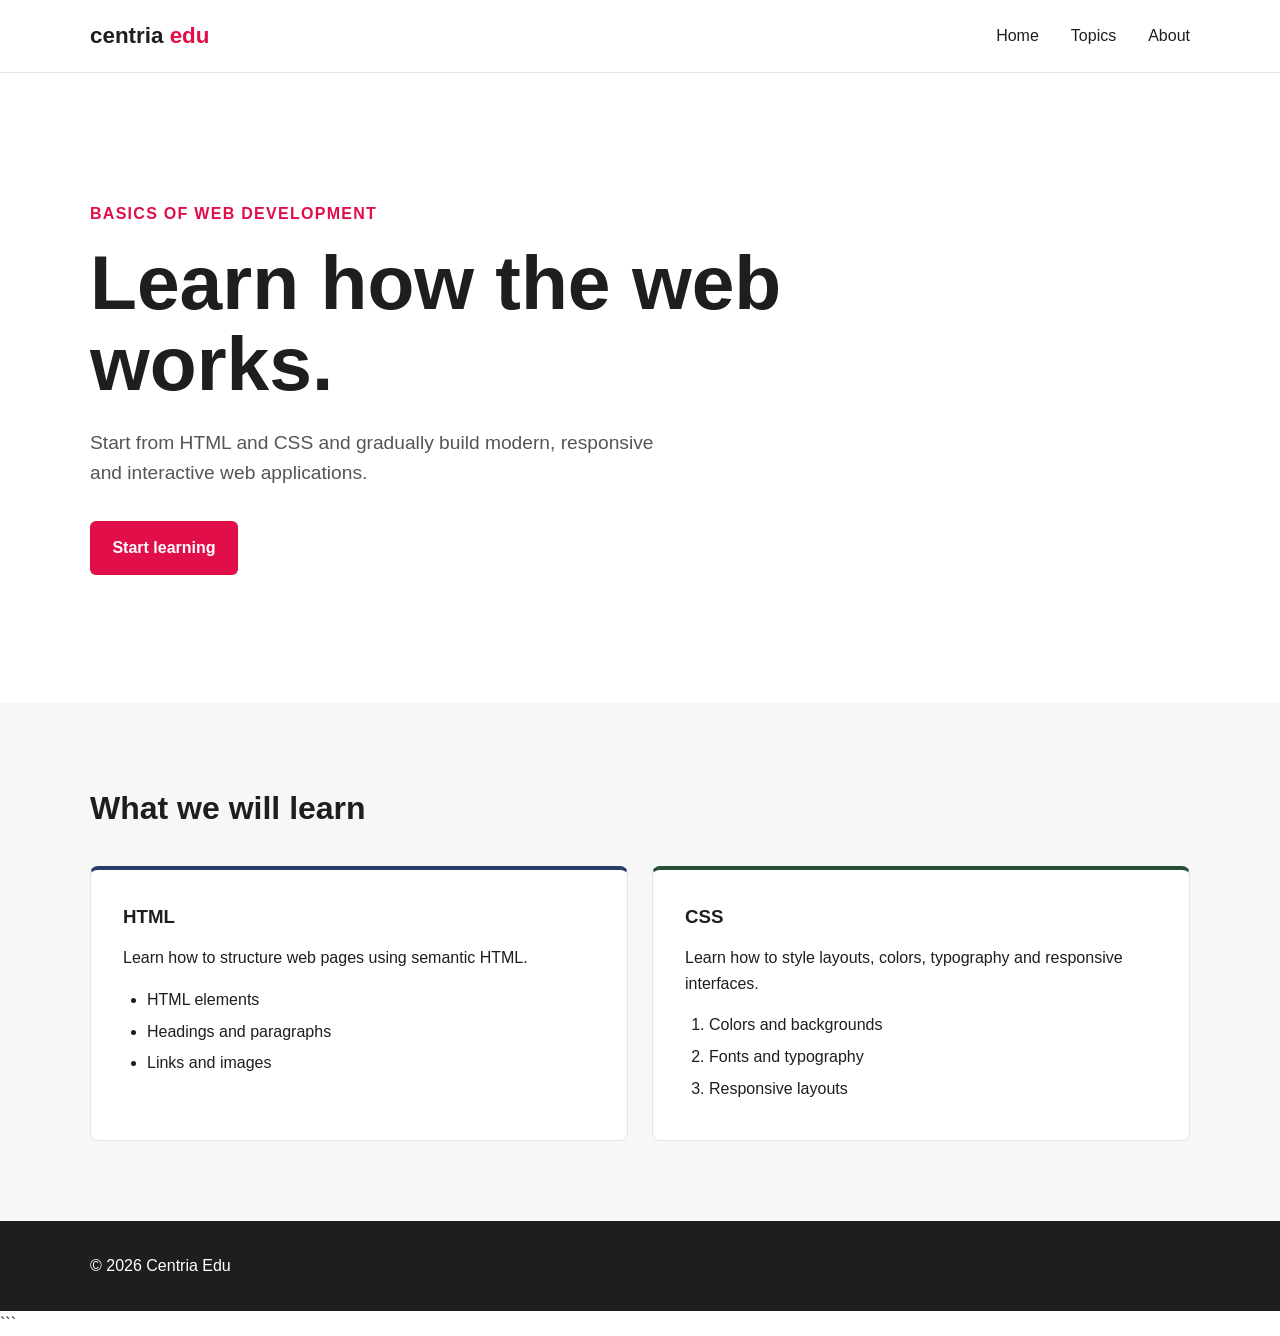
<file: s3/index.html>
<!--
    Centria Edu - Basics of Web Development

    Original author: Ville Heikkiniemi
    Modified by: arif benarfa
    Last modified: 2026-09-20

    Based on the original course template.
-->

<!DOCTYPE html>
<html lang="en">
<head>
    <meta charset="UTF-8">
    <meta name="viewport" content="width=device-width, initial-scale=1.0">
    <meta name="author" content="Ville Heikkiniemi">
    <link rel="icon" href="favicon.ico">

    <title>Centria Edu | Basics of Web Development</title>

    <link rel="stylesheet" href="style.css">
</head>

<body>

    <header>
        <div class="container">
            <nav>
                <div class="logo">
                    centria <span>edu</span>
                </div>

                <ul>
                    <li><a href="#">Home</a></li>
                    <li><a href="#topics">Topics</a></li>
                    <li><a href="#">About</a></li>
                </ul>
            </nav>
        </div>
    </header>

    <main>

        <section class="hero">
            <div class="container">
                <div class="hero-content">

                    <span class="label">Basics of Web Development</span>

                    <h1>
                        Learn how the web works.
                    </h1>

                    <p>
                        Start from HTML and CSS and gradually build modern,
                        responsive and interactive web applications.
                    </p>

                    <a href="#topics" class="button">
                        Start learning
                    </a>

                </div>
            </div>
        </section>

        <section class="topics" id="topics">
            <div class="container">

                <h2>What we will learn</h2>

                <div class="cards">

                    <article class="card">
                        <h3>HTML</h3>

                        <p>
                            Learn how to structure web pages using semantic HTML.
                        </p>

                        <ul>
                            <li>HTML elements</li>
                            <li>Headings and paragraphs</li>
                            <li>Links and images</li>
                        </ul>
                    </article>

                    <article class="card">
                        <h3>CSS</h3>

                        <p>
                            Learn how to style layouts, colors, typography and
                            responsive interfaces.
                        </p>

                        <ol>
                            <li>Colors and backgrounds</li>
                            <li>Fonts and typography</li>
                            <li>Responsive layouts</li>
                        </ol>
                    </article>

                </div>
            </div>
        </section>

    </main>

    <footer>
        <div class="container">
            <p>&copy; 2026 Centria Edu</p>
        </div>
    </footer>

</body>
</html>
```
</file>
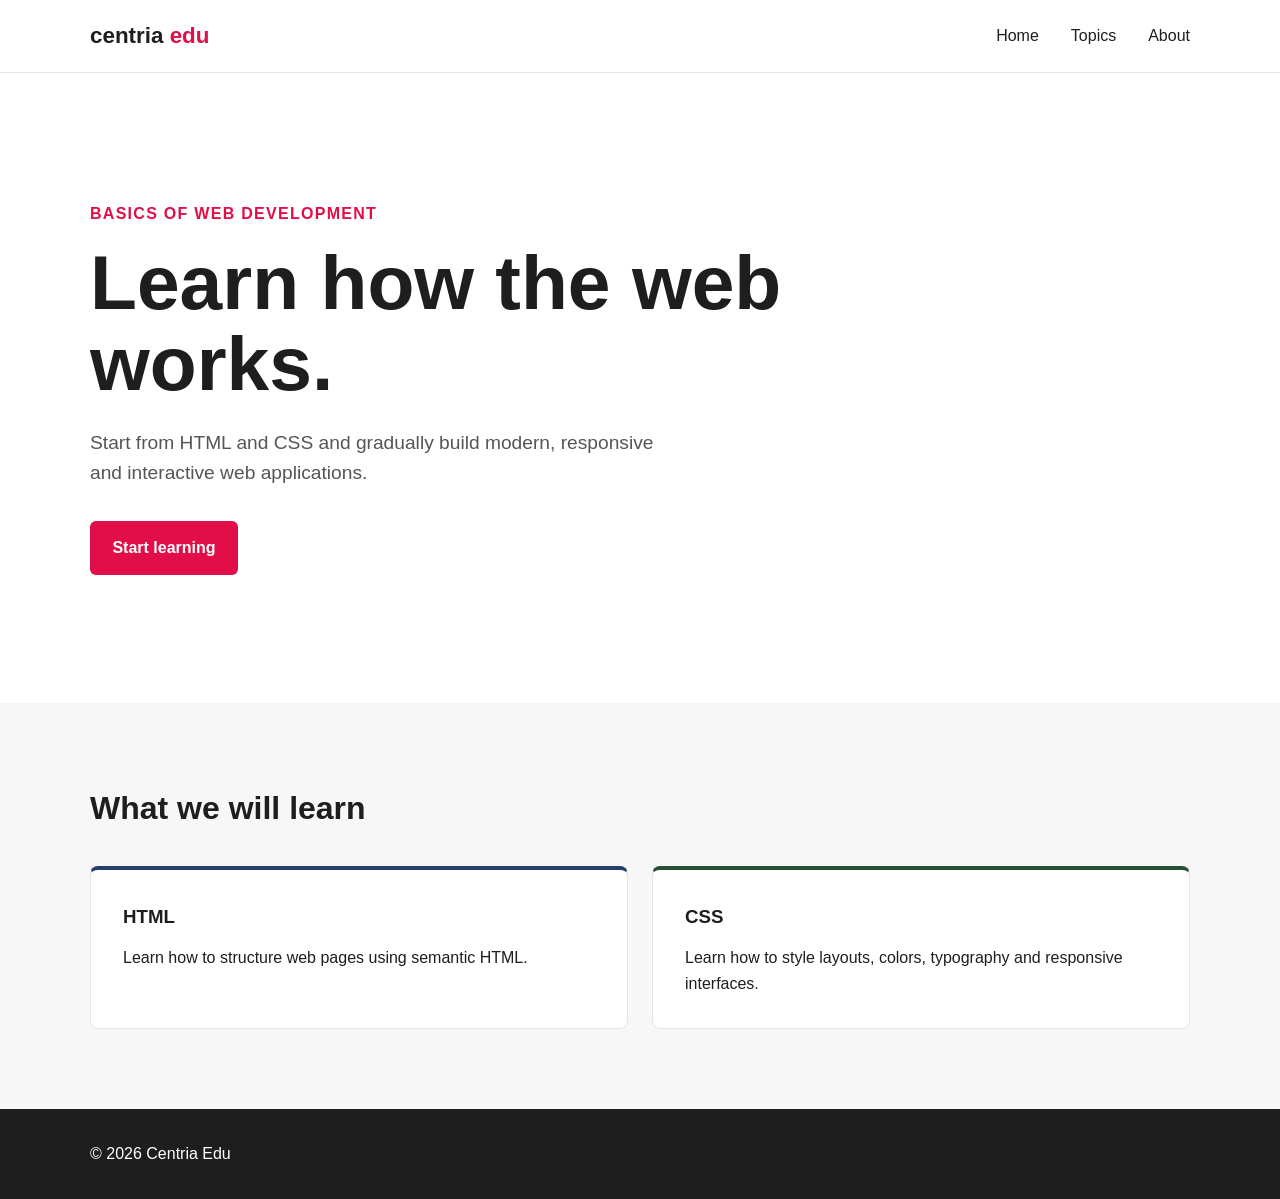
<file: s2/web/index.html>
<!--
    Centria Edu - Basics of Web Development

    Original author: Ville Heikkiniemi
    Modified by: arif benarfa
    Last modified: 2026-09-20

    Based on the original course template.
-->

<!DOCTYPE html>
<html lang="en">
<head>
    <meta charset="UTF-8">
    <meta name="viewport" content="width=device-width, initial-scale=1.0">
    <meta name="author" content="Ville Heikkiniemi">
    <link rel="icon" href="favicon.ico">

    <title>Centria Edu | Basics of Web Development</title>

    <style>
        :root {
            --primary: #e10e49;
            --light: #ffffff;
            --dark: #1e1e1e;
            --blue: #263f6a;
            --green: #284e36;
            --orange: #e37222;
            --rose: #c24d52;
        }

        * {
            box-sizing: border-box;
            margin: 0;
            padding: 0;
        }

        body {
            font-family: Arial, Helvetica, sans-serif;
            background-color: var(--light);
            color: var(--dark);
            line-height: 1.6;
        }

        header {
            border-bottom: 1px solid #e5e5e5;
        }

        .container {
            width: min(1100px, 90%);
            margin: 0 auto;
        }

        nav {
            min-height: 72px;
            display: flex;
            justify-content: space-between;
            align-items: center;
        }

        .logo {
            font-size: 1.4rem;
            font-weight: bold;
            color: var(--dark);
        }

        .logo span {
            color: var(--primary);
        }

        nav ul {
            display: flex;
            gap: 2rem;
            list-style: none;
        }

        nav a {
            color: var(--dark);
            text-decoration: none;
        }

        nav a:hover {
            color: var(--primary);
        }

        .hero {
            min-height: 70vh;
            display: flex;
            align-items: center;
        }

        .hero-content {
            max-width: 700px;
        }

        .label {
            display: inline-block;
            margin-bottom: 1rem;
            color: var(--primary);
            font-weight: bold;
            text-transform: uppercase;
            letter-spacing: 0.08rem;
        }

        h1 {
            margin-bottom: 1.5rem;
            font-size: clamp(2.5rem, 6vw, 5rem);
            line-height: 1.05;
        }

        .hero p {
            max-width: 600px;
            margin-bottom: 2rem;
            font-size: 1.2rem;
            color: #555;
        }

        .button {
            display: inline-block;
            padding: 0.9rem 1.4rem;
            background-color: var(--primary);
            color: var(--light);
            text-decoration: none;
            border-radius: 6px;
            font-weight: bold;
        }

        .button:hover {
            background-color: var(--rose);
        }

        .topics {
            padding: 5rem 0;
            background-color: #f7f7f7;
        }

        .topics h2 {
            margin-bottom: 2rem;
            font-size: 2rem;
        }

        .cards {
            display: grid;
            grid-template-columns: repeat(2, 1fr);
            gap: 1.5rem;
        }

        .card {
            padding: 2rem;
            background-color: var(--light);
            border: 1px solid #e5e5e5;
            border-radius: 8px;
        }

        .card h3 {
            margin-bottom: 0.8rem;
        }

        .card:nth-child(1) {
            border-top: 4px solid var(--blue);
        }

        .card:nth-child(2) {
            border-top: 4px solid var(--green);
        }

        .card:nth-child(3) {
            border-top: 4px solid var(--orange);
        }

        footer {
            padding: 2rem 0;
            background-color: var(--dark);
            color: var(--light);
        }

        @media (max-width: 700px) {
            nav ul {
                display: none;
            }

            .cards {
                grid-template-columns: 1fr;
            }

            .hero {
                min-height: 60vh;
            }
        }
    </style>
</head>

<body>

    <header>
        <div class="container">
            <nav>
                <div class="logo">
                    centria <span>edu</span>
                </div>

                <ul>
                    <li><a href="#">Home</a></li>
                    <li><a href="#topics">Topics</a></li>
                    <li><a href="#">About</a></li>
                </ul>
            </nav>
        </div>
    </header>

    <main>

        <section class="hero">
            <div class="container">
                <div class="hero-content">

                    <span class="label">Basics of Web Development</span>

                    <h1>
                        Learn how the web works.
                    </h1>

                    <p>
                        Start from HTML and CSS and gradually build modern,
                        responsive and interactive web applications.
                    </p>

                    <a href="#topics" class="button">
                        Start learning
                    </a>

                </div>
            </div>
        </section>

        <section class="topics" id="topics">
            <div class="container">

                <h2>What we will learn</h2>

                <div class="cards">

                    <article class="card">
                        <h3>HTML</h3>
                        <p>
                            Learn how to structure web pages using semantic HTML.
                        </p>
                    </article>

                    <article class="card">
                        <h3>CSS</h3>
                        <p>
                            Learn how to style layouts, colors, typography and
                            responsive interfaces.
                        </p>
                    </article>

                </div>
            </div>
        </section>

    </main>

    <footer>
        <div class="container">
            <p>&copy; 2026 Centria Edu</p>
        </div>
    </footer>

</body>
</html>
</file>
<file: s3/style.css>
:root {
    --primary: #e10e49;
    --light: #ffffff;
    --dark: #1e1e1e;
    --blue: #263f6a;
    --green: #284e36;
    --orange: #e37222;
    --rose: #c24d52;
}

* {
    box-sizing: border-box;
    margin: 0;
    padding: 0;
}

body {
    font-family: Arial, Helvetica, sans-serif;
    background-color: var(--light);
    color: var(--dark);
    line-height: 1.6;
}

header {
    border-bottom: 1px solid #e5e5e5;
}

.container {
    width: min(1100px, 90%);
    margin: 0 auto;
}

nav {
    min-height: 72px;
    display: flex;
    justify-content: space-between;
    align-items: center;
}

.logo {
    font-size: 1.4rem;
    font-weight: bold;
    color: var(--dark);
}

.logo span {
    color: var(--primary);
}

nav ul {
    display: flex;
    gap: 2rem;
    list-style: none;
}

nav a {
    color: var(--dark);
    text-decoration: none;
}

nav a:hover {
    color: var(--primary);
}

.hero {
    min-height: 70vh;
    display: flex;
    align-items: center;
}

.hero-content {
    max-width: 700px;
}

.label {
    display: inline-block;
    margin-bottom: 1rem;
    color: var(--primary);
    font-weight: bold;
    text-transform: uppercase;
    letter-spacing: 0.08rem;
}

h1 {
    margin-bottom: 1.5rem;
    font-size: clamp(2.5rem, 6vw, 5rem);
    line-height: 1.05;
}

.hero p {
    max-width: 600px;
    margin-bottom: 2rem;
    font-size: 1.2rem;
    color: #555;
}

.button {
    display: inline-block;
    padding: 0.9rem 1.4rem;
    background-color: var(--primary);
    color: var(--light);
    text-decoration: none;
    border-radius: 6px;
    font-weight: bold;
}

.button:hover {
    background-color: var(--rose);
}

.topics {
    padding: 5rem 0;
    background-color: #f7f7f7;
}

.topics h2 {
    margin-bottom: 2rem;
    font-size: 2rem;
}

.cards {
    display: grid;
    grid-template-columns: repeat(2, 1fr);
    gap: 1.5rem;
}

.card {
    padding: 2rem;
    background-color: var(--light);
    border: 1px solid #e5e5e5;
    border-radius: 8px;
}

.card h3 {
    margin-bottom: 0.8rem;
}

.card:nth-child(1) {
    border-top: 4px solid var(--blue);
}

.card:nth-child(2) {
    border-top: 4px solid var(--green);
}

.card:nth-child(3) {
    border-top: 4px solid var(--orange);
}

.card ul,
.card ol {
    margin-top: 1rem;
    padding-left: 1.5rem;
}

.card li {
    margin-bottom: 0.4rem;
}

footer {
    padding: 2rem 0;
    background-color: var(--dark);
    color: var(--light);
}

@media (max-width: 700px) {
    nav ul {
        display: none;
    }

    .cards {
        grid-template-columns: 1fr;
    }

    .hero {
        min-height: 60vh;
    }
}
</file>
